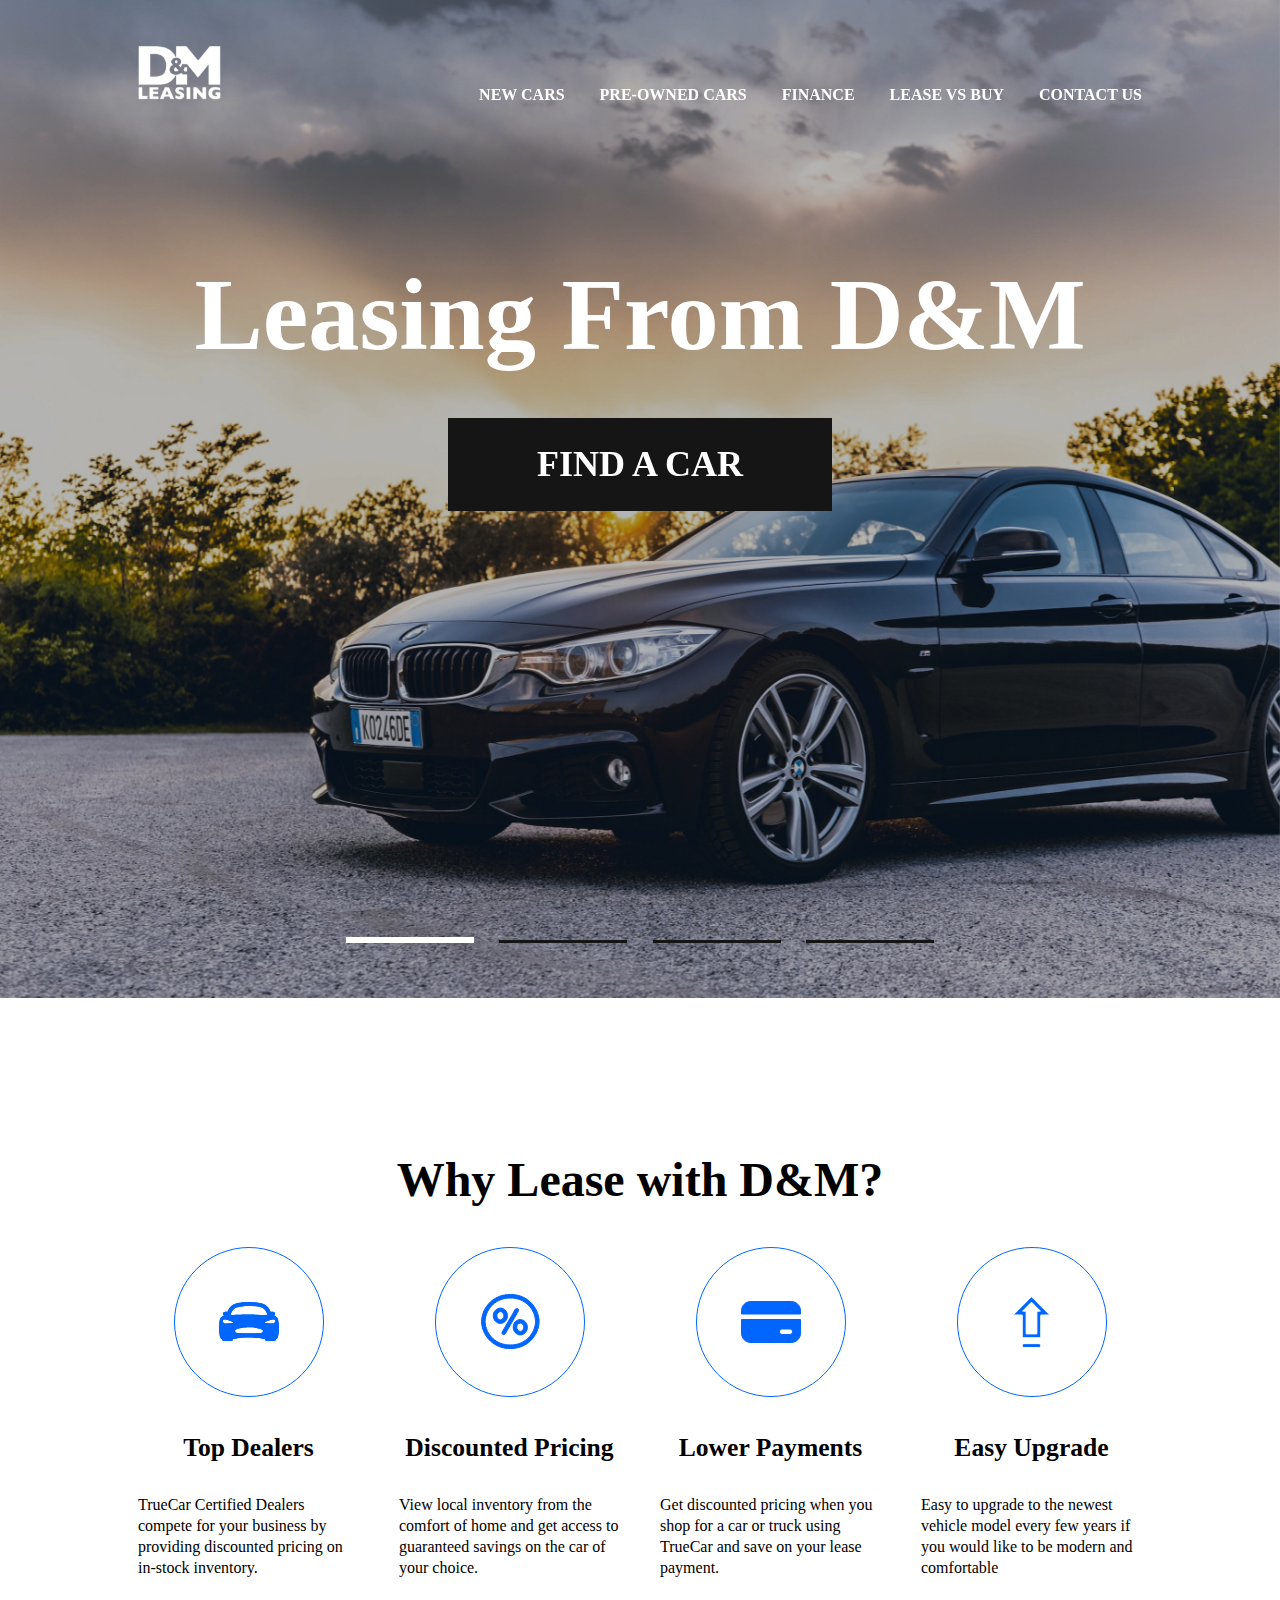
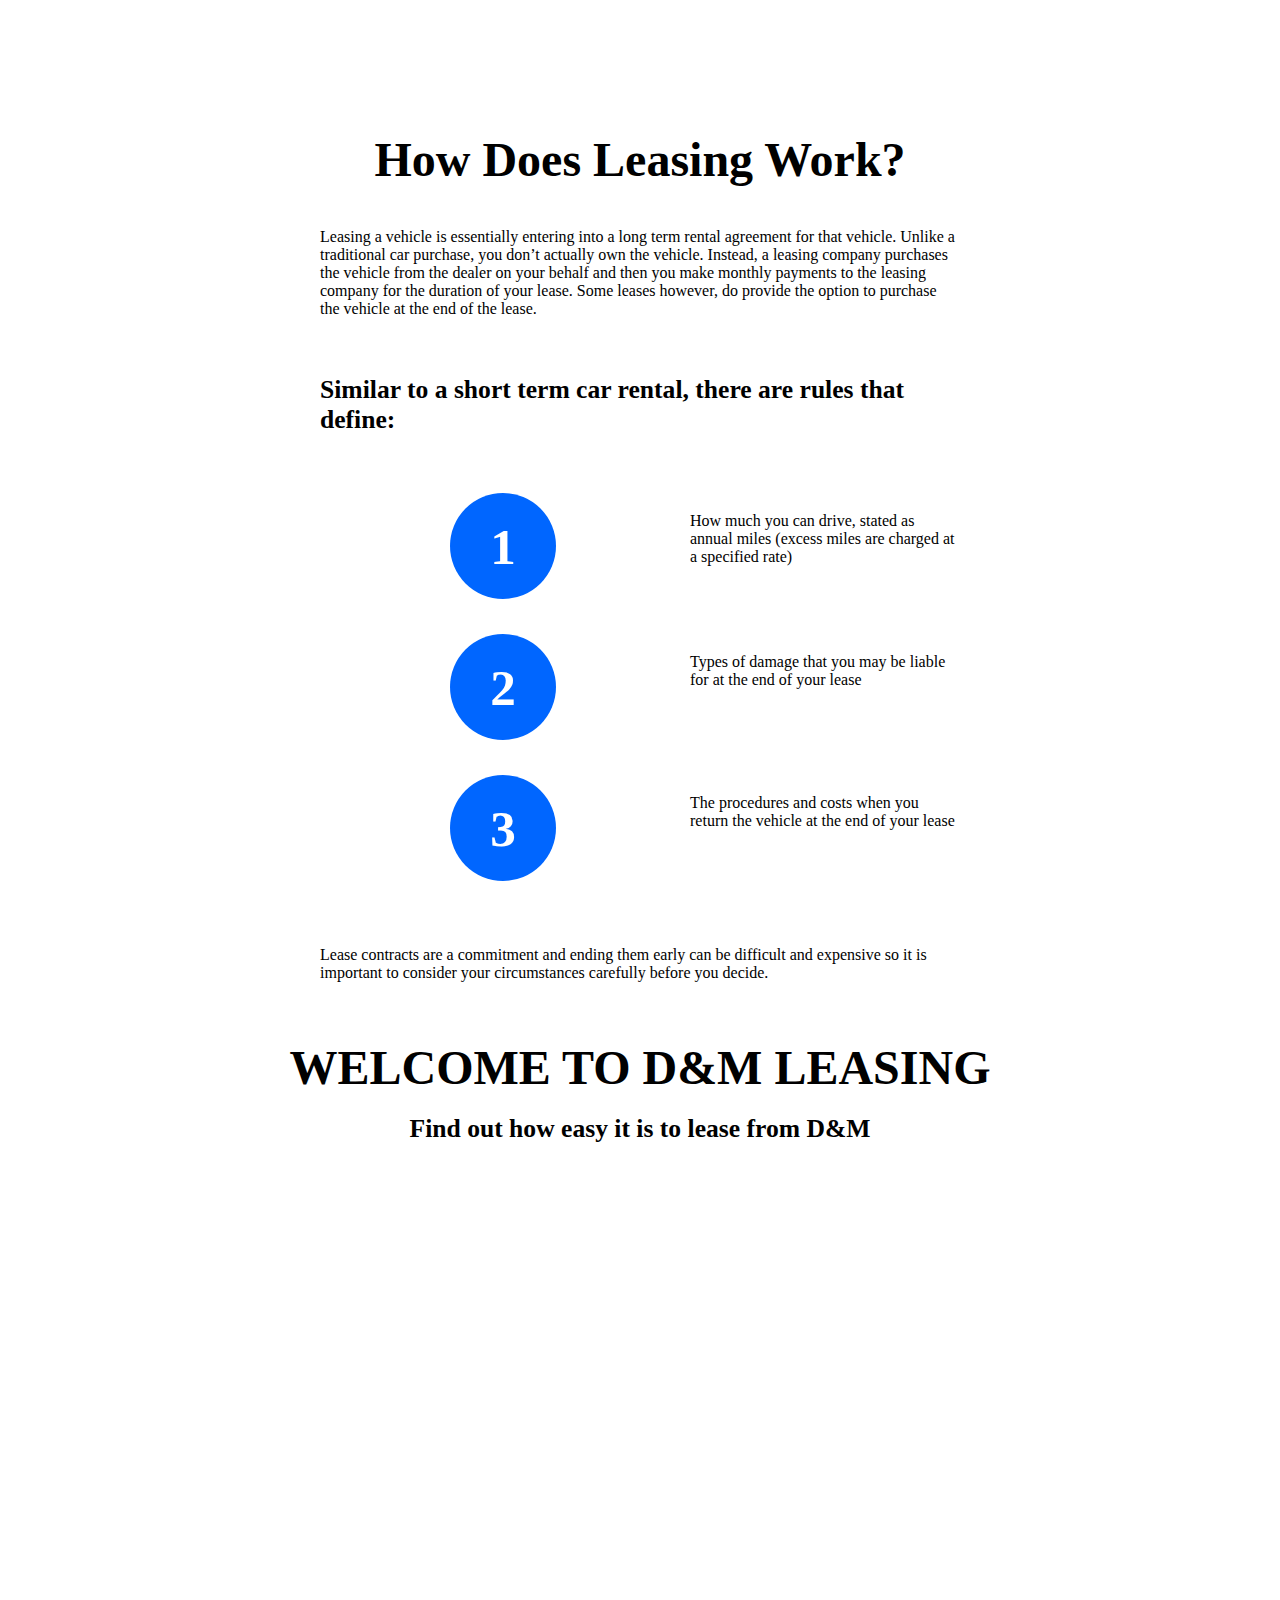
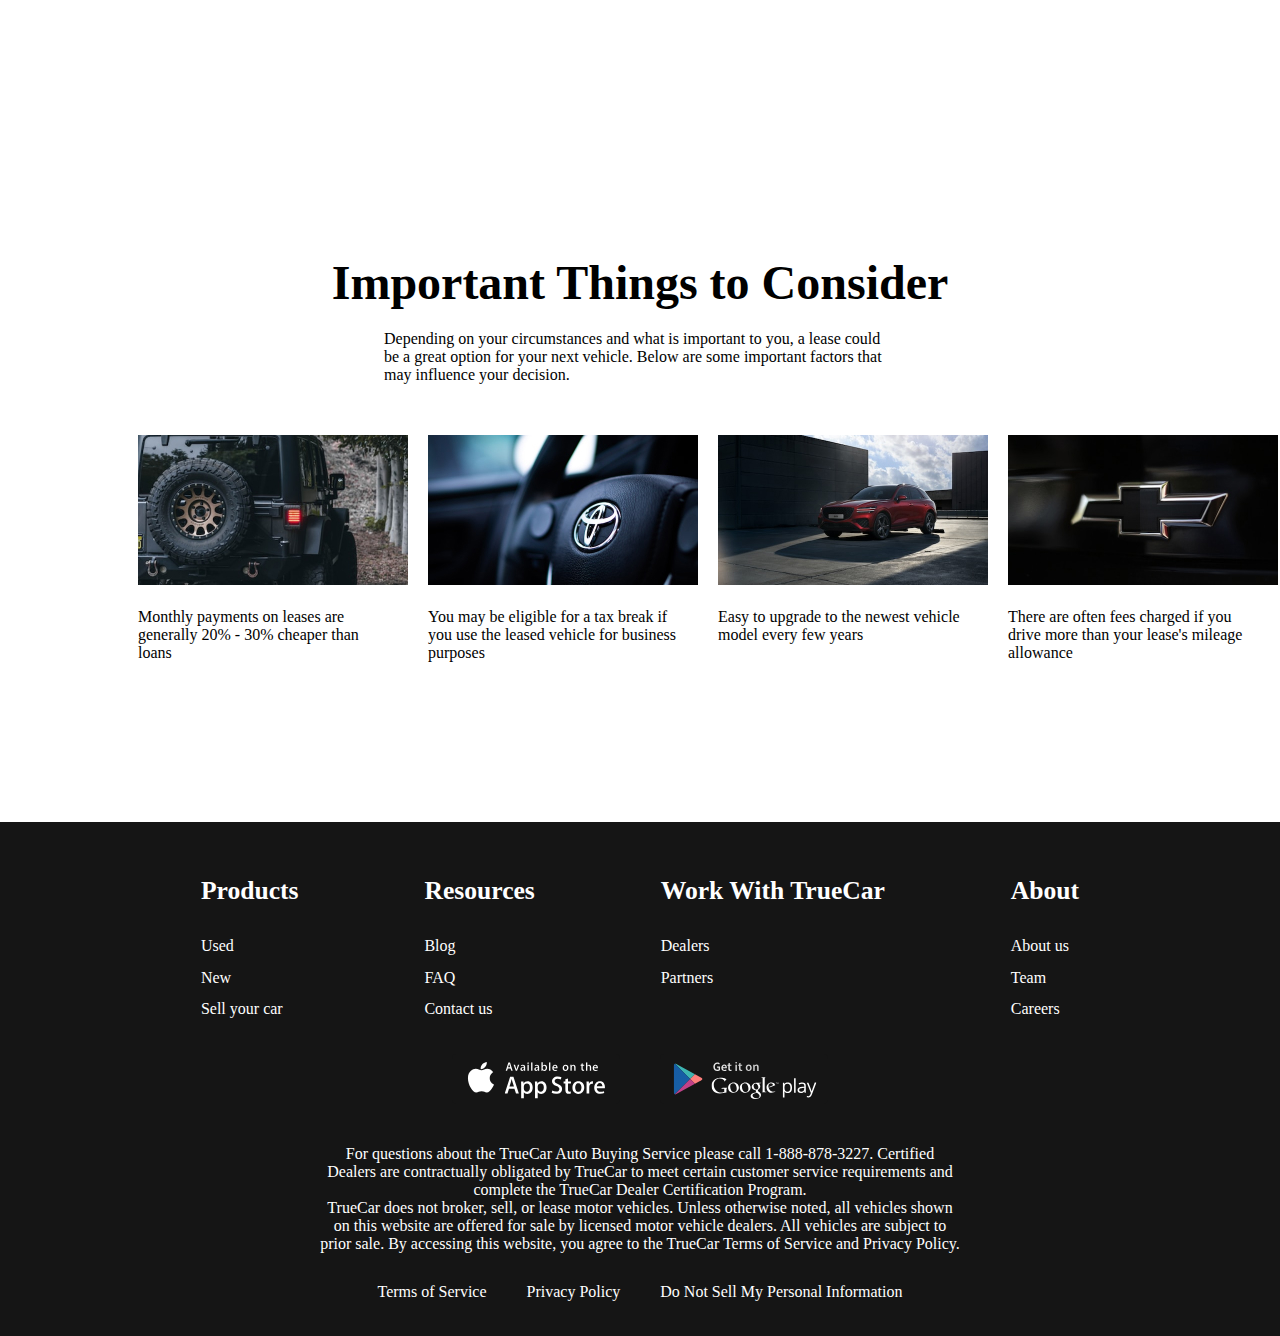
<file: index.html>
<!DOCTYPE html>
<html lang="en">
<head>
    <meta charset="UTF-8">
    <meta http-equiv="X-UA-Compatible" content="IE=edge">
    <meta name="viewport" content="width=device-width, initial-scale=1.0">
    <title>Cars</title>
    <link rel="preconnect" href="https://fonts.googleapis.com">
    <link rel="preconnect" href="https://fonts.gstatic.com" crossorigin>
    <link href="https://fonts.googleapis.com/css2?family=Inter:wght@400;700&family=Roboto&display=swap" rel="stylesheet">
    <link rel="stylesheet" href="https://cdn.jsdelivr.net/npm/swiper@9/swiper-bundle.min.css"/>
    <link rel="stylesheet" href="css/style1.css">
    <link rel="stylesheet" href="css/style2.css">
    
</head>
<body>
    <div class="wrapper">
        <header class="header header-main">
            <div class="container">
                <div class="header__inner">
                    <a href="#" class="logo">
                        <img src="images/logo.svg" alt="" class="logo__img">
                    </a>
                    <nav class="menu">
                        <ul class="menu__list">
                          <li class="menu_list-item"><a href="cars.html" class="menu__list-link">NEW CARS</a></li>
                          <li class="menu_list-item"><a href="#" class="menu__list-link">PRE-OWNED CARS</a></li>
                          <li class="menu_list-item"><a href="#" class="menu__list-link">FINANCE</a></li>
                          <li class="menu_list-item"><a href="#" class="menu__list-link">LEASE VS BUY</a></li>
                          <li class="menu_list-item"><a href="#" class="menu__list-link">CONTACT US</a></li>
                        </ul>
                    </nav>
                </div>
            </div>
        </header>
        <main class="main">
            <section class="top">
                <div class="container">
                    <h1 class="title">
                        Leasing From D&M 
                    </h1>
                    <a href="cars.html" class="top__link">
                        FIND A CAR
                    </a>
                </div>
            </section>
            <div class="slider">
                <div class="swiper">
                    <div class="swiper-wrapper">
                        <div class="swiper-slide" style="background-image: url(images/slide-1.jpg);"></div>
                        <div class="swiper-slide" style="background-image: url(images/slide-2.jpg);"></div>
                        <div class="swiper-slide" style="background-image: url(images/slide-1.jpg);"></div>
                        <div class="swiper-slide" style="background-image: url(images/slide-2.jpg);"></div>
                        
                    </div>
                    <div class="swiper-pagination"></div>   
                </div>
            </div>
            <section class="why-lease">
                <div class="container">
                    <h2 class="section-title">
                        Why Lease with D&M?
                    </h2>
                    <ul class="why-lease__list">
                        <li class="why-lease__item">
                            <img src="images/why-lease-1.svg" alt="" class="why-lease__item-img">
                            <h3 class="why-lease__item-title">Top Dealers</h3>
                            <p class="why-lease__item-text">
                                TrueCar Certified Dealers compete for your business by providing discounted pricing on in-stock inventory.
                            </p>
                        </li>
                        <li class="why-lease__item">
                            <img src="images/why-lease-2.svg" alt="" class="why-lease__item-img">
                            <h3 class="why-lease__item-title">Discounted Pricing</h3>
                            <p class="why-lease__item-text">
                                View local inventory from the comfort of home and get access to guaranteed savings on the car of your choice.
                            </p>
                        </li>
                        <li class="why-lease__item">
                            <img src="images/why-lease-3.svg" alt="" class="why-lease__item-img">
                            <h3 class="why-lease__item-title">Lower Payments</h3>
                            <p class="why-lease__item-text">
                                Get discounted pricing when you shop for a car or truck using TrueCar and save on your lease payment.
                            </p>
                        </li>
                        <li class="why-lease__item">
                            <img src="images/why-lease-4.svg" alt="" class="why-lease__item-img">
                            <h3 class="why-lease__item-title">Easy Upgrade</h3>
                            <p class="why-lease__item-text">
                                Easy to upgrade to the newest vehicle model every few years if you would like to be modern and comfortable
                            </p>
                        </li>
                    </ul>
                </div>
            </section>
            <section class="how-does">
                <div class="container">
                    <div class="how-does__inner">
                        <h2 class="section-title">How Does Leasing Work?</h2>
                        <p class="how-does__text">
                            Leasing a vehicle is essentially entering into a long term rental agreement for that vehicle. Unlike a traditional car purchase, you don’t actually own the vehicle. Instead, a leasing company purchases the vehicle from the dealer on your behalf and then you make monthly payments to the leasing company for the duration of your lease. Some leases however, do provide the option to purchase the vehicle at the end of the lease.
                        </p>
                        <h4 class="how__does-title">
                            Similar to a short term car rental, there are rules that define:
                        </h4>
                        <ol class="how__does-list">
                            <li class="how__does-item">
                                How much you can drive, stated as annual miles (excess miles are charged at a specified rate)
                            </li>
                            <li class="how__does-item">
                                Types of damage that you may be liable for at the end of your lease
                            </li>
                            <li class="how__does-item">
                                The procedures and costs when you return the vehicle at the end of your lease
                            </li>
                        </ol>
                        <p class="how-does__text">
                            Lease contracts are a commitment and ending them early can be difficult and expensive so it is important to consider your circumstances carefully before you decide.
                        </p>
                    </div>
                </div>
            </section>
            <section class="video">
                <div class="container">
                    <h2 class="section-title video__title">
                        WELCOME TO D&M LEASING 
                    </h2>
                    <p class="video__text">
                        Find out how easy it is to lease from D&M
                    </p>
                    <iframe class="video__content" width="1000" height="500" src="https://www.youtube.com/embed/j6obiL6gwq4?controls=0" title="YouTube video player" frameborder="0" allow="accelerometer; autoplay; clipboard-write; encrypted-media; gyroscope; picture-in-picture; web-share" allowfullscreen></iframe>
                </div>
            </section>
            <section class="important">
                <div class="container">
                    <h2 class="section-title important__title">
                        Important Things to Consider
                    </h2>
                    <p class="important__text">
                        Depending on your circumstances and what is important to you, a lease could be a great option for your next vehicle. Below are some important factors that may influence your decision.
                    </p>
                    <ul class="important__list">
                        <li class="important__item">
                            <img src="images/imp-1.jpg" alt="" class="important__item-img">
                            <p class="important__item-text">
                                Monthly payments on leases are generally 20% - 30% cheaper than loans
                            </p>
                        </li>
                        <li class="important__item">
                            <img src="images/imp-2.jpg" alt="" class="important__item-img">
                            <p class="important__item-text">
                                You may be eligible for a tax break if you use the leased vehicle for business purposes
                            </p>
                        </li>
                        <li class="important__item">
                            <img src="images/imp-3.jpg" alt="" class="important__item-img">
                            <p class="important__item-text">
                                Easy to upgrade to the newest vehicle model every few years
                            </p>
                        </li>
                        <li class="important__item">
                            <img src="images/imp-4.jpg" alt="" class="important__item-img">
                            <p class="important__item-text">
                                There are often fees charged if you drive more than your lease's mileage allowance
                            </p>
                        </li>
                    </ul>
                </div>
            </section>
        </main>
        <footer class="footer">
            <div class="container">
                <nav class="footer__menu">
                    <ul class="footer__menu-list">
                        <li class="footer__menu-item"><p class="footer__menu-title">Products</p></li>
                        <li class="footer__menu-item"><a href="#" class="footer__menu-link">Used</a></li>
                        <li class="footer__menu-item"><a href="#" class="footer__menu-link">New</a></li>
                        <li class="footer__menu-item"><a href="#" class="footer__menu-link">Sell your car</a></li>
                    </ul>
                    <ul class="footer__menu-list">
                        <li class="footer__menu-item"><p class="footer__menu-title">Resources</p></li>
                        <li class="footer__menu-item"><a href="#" class="footer__menu-link">Blog</a></li>
                        <li class="footer__menu-item"><a href="#" class="footer__menu-link">FAQ</a></li>
                        <li class="footer__menu-item"><a href="#" class="footer__menu-link">Contact us</a></li>
                    </ul>
                    <ul class="footer__menu-list">
                        <li class="footer__menu-item"><p class="footer__menu-title">Work With TrueCar</p></li>
                        <li class="footer__menu-item"><a href="#" class="footer__menu-link">Dealers</a></li>
                        <li class="footer__menu-item"><a href="#" class="footer__menu-link">Partners</a></li>
                    </ul>
                    <ul class="footer__menu-list">
                        <li class="footer__menu-item"><p class="footer__menu-title">About</p></li>
                        <li class="footer__menu-item"><a href="#" class="footer__menu-link">About us</a></li>
                        <li class="footer__menu-item"><a href="#" class="footer__menu-link">Team</a></li>
                        <li class="footer__menu-item"><a href="#" class="footer__menu-link">Careers</a></li>
                    </ul>
                </nav>
                <ul class="app">
                    <li class="app__item">
                        <a href="#" class="app_item-link">
                            <img class="app__item-img" src="images/appstore.svg" alt="">
                        </a>
                    </li>
                    <li class="app__item">
                        <a href="#" class="app_item-link">
                            <img class="app__item-img" src="images/googleplay.svg" alt="">
                        </a>
                    </li>
                </ul>
                <div class="footer__copy">
                    <p class="footer__copy-text">For questions about the TrueCar Auto Buying Service please call 1-888-878-3227.
                        Certified Dealers are contractually obligated by TrueCar to meet certain customer service requirements and complete the TrueCar Dealer Certification Program.</p>
                    <p class="footer__copy-text">TrueCar does not broker, sell, or lease motor vehicles. Unless otherwise noted, all vehicles shown on this website are offered for sale by licensed motor vehicle dealers. All vehicles are subject to prior sale. By accessing this website, you agree to the TrueCar Terms of Service and Privacy Policy.</p>
                </div>
                <nav class="copy__nav">
                    <ul class="copy__nav-list">
                        <li class="copy__nav-item"><a href="#" class="copy__nav-link">Terms of Service</a></li>
                        <li class="copy__nav-item"><a href="#" class="copy__nav-link">Privacy Policy</a></li>
                        <li class="copy__nav-item"><a href="#" class="copy__nav-link">Do Not Sell My Personal Information</a></li>
                    </ul>
                </nav>

            </div>
        </footer>
    </div>

    <script src="https://cdn.jsdelivr.net/npm/swiper@9/swiper-bundle.min.js"></script>
    <script src="js/main.js"></script>
</body>
</html>
</file>
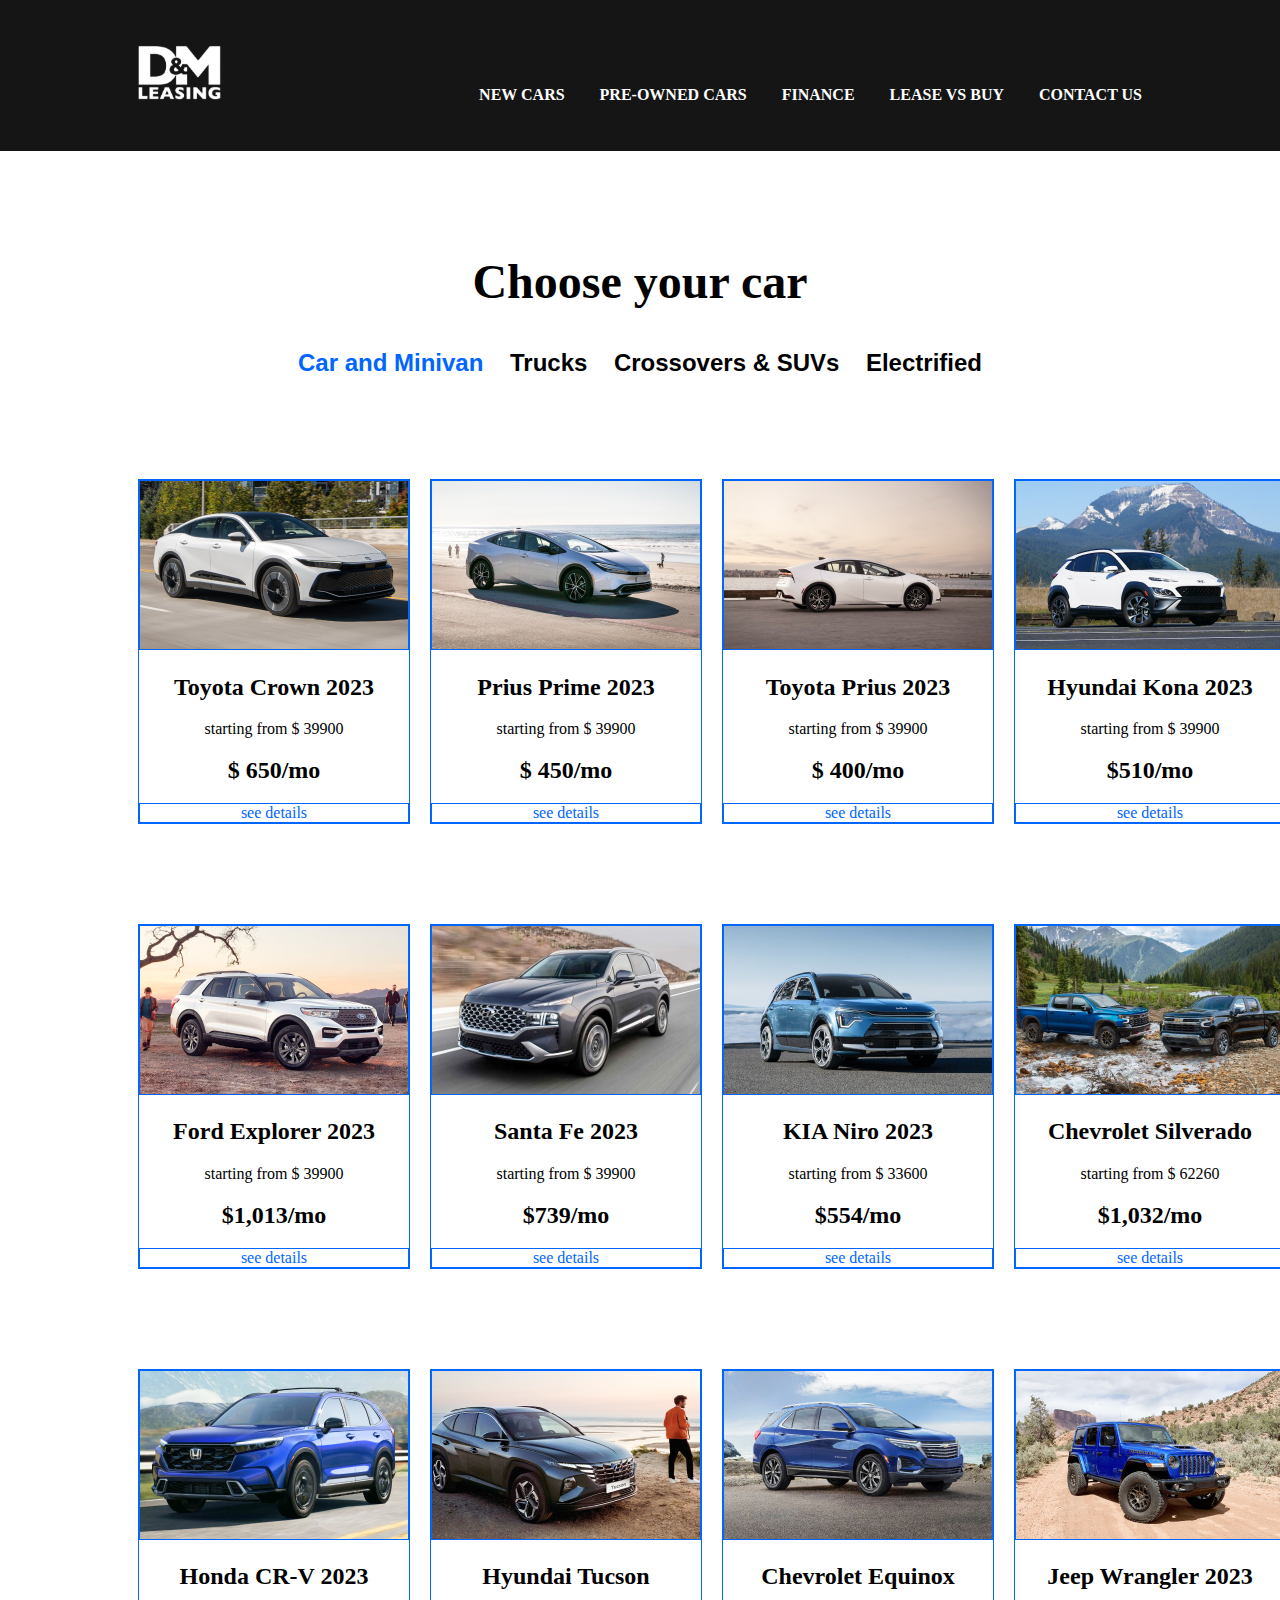
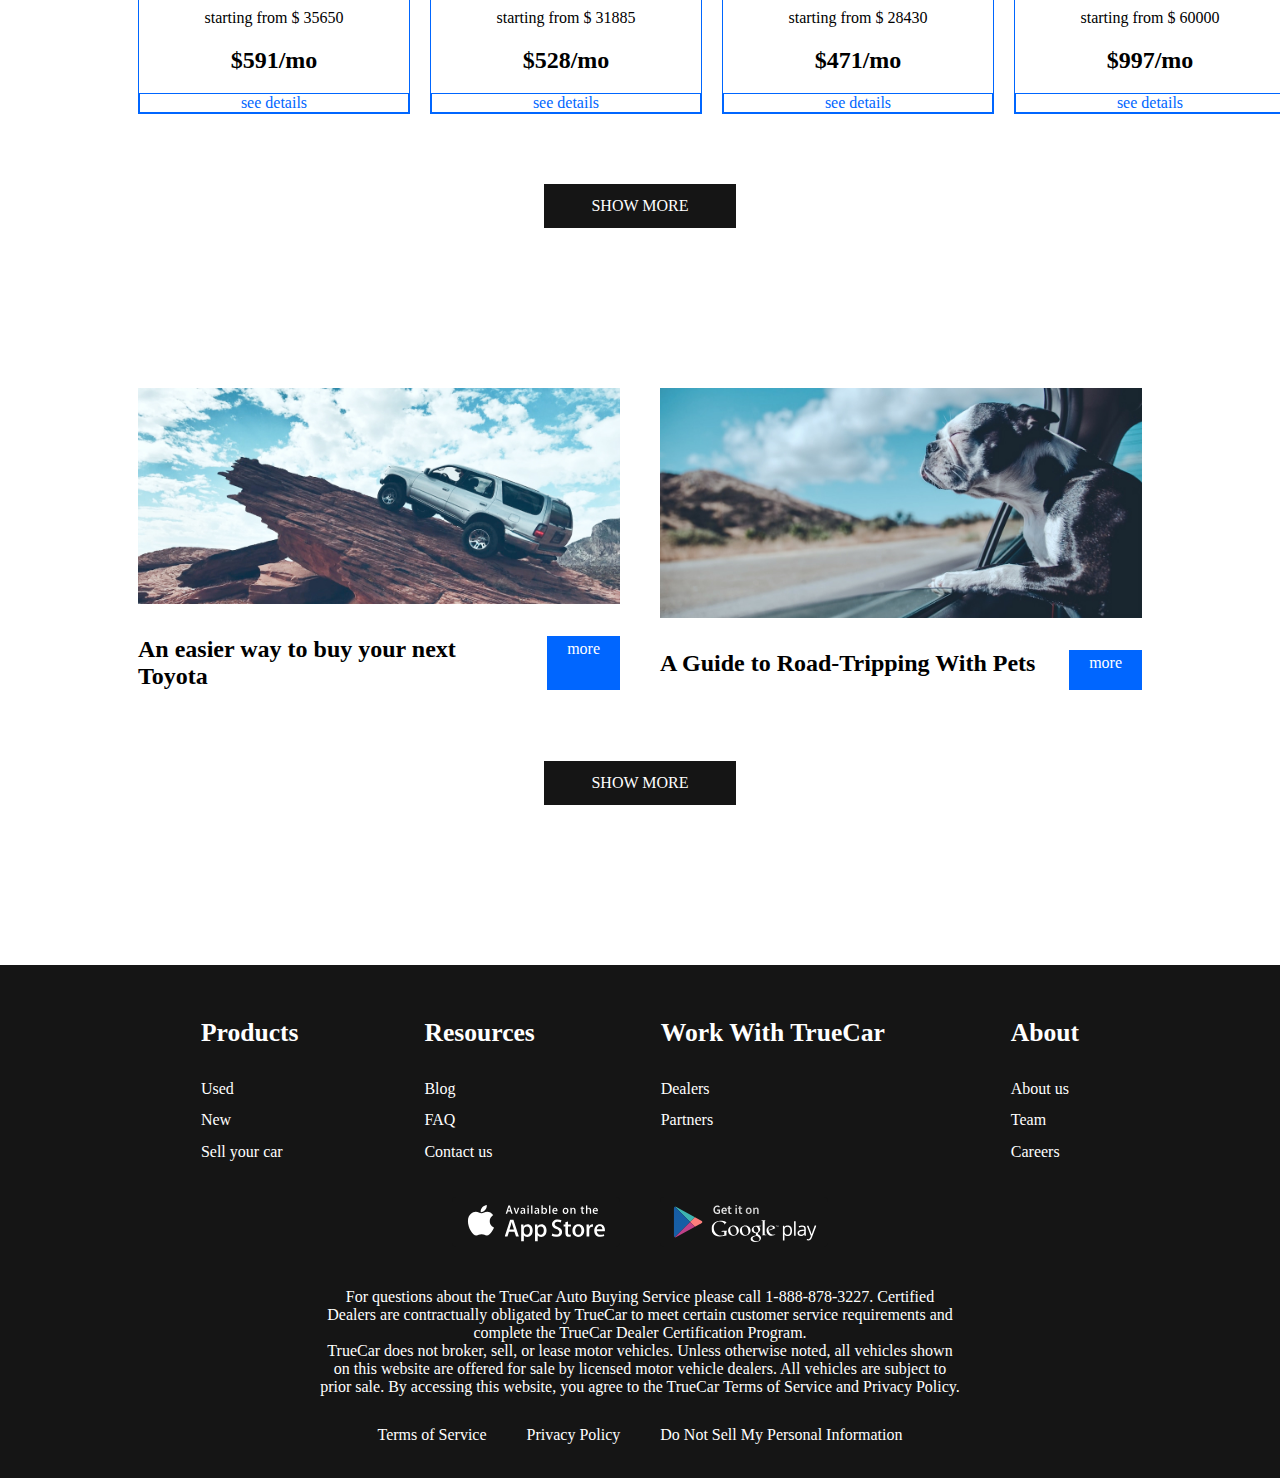
<file: cars.html>
<!DOCTYPE html>
<html lang="en">
<head>
    <meta charset="UTF-8">
    <meta http-equiv="X-UA-Compatible" content="IE=edge">
    <meta name="viewport" content="width=device-width, initial-scale=1.0">
    <title>Cars</title>
    <link rel="preconnect" href="https://fonts.googleapis.com">
    <link rel="preconnect" href="https://fonts.gstatic.com" crossorigin>
    <link href="https://fonts.googleapis.com/css2?family=Inter:wght@400;700&family=Roboto&display=swap" rel="stylesheet">
    <link rel="stylesheet" href="css/style1.css">
    <link rel="stylesheet" href="css/style3.css">
    
</head>
<body>
    <div class="wrapper">
        <header class="header">
            <div class="container">
                <div class="header__inner">
                    <a href="index.html" class="logo">
                        <img src="images/logo.svg" alt="" class="logo__img">
                    </a>
                    <nav class="menu">
                        <ul class="menu__list">
                          <li class="menu_list-item"><a href="#" class="menu__list-link">NEW CARS</a></li>
                          <li class="menu_list-item"><a href="#" class="menu__list-link">PRE-OWNED CARS</a></li>
                          <li class="menu_list-item"><a href="#" class="menu__list-link">FINANCE</a></li>
                          <li class="menu_list-item"><a href="#" class="menu__list-link">LEASE VS BUY</a></li>
                          <li class="menu_list-item"><a href="#" class="menu__list-link">CONTACT US</a></li>
                        </ul>
                    </nav>
                </div>
            </div>
        </header>
        <main class="main">
            <section class="choose">
              <div class="container">
                <h2 class="section-title">
                    Choose your car
                </h2>
                <div class="tabs">
                    <div class="tabs__btn">
                        <button class="tabs__btn-item tabs__btn-item--active">Car and Minivan</button>
                        <button class="tabs__btn-item">Trucks</button>
                        <button class="tabs__btn-item">Crossovers & SUVs</button>
                        <button class="tabs__btn-item">Electrified</button>
                    </div>
                    <div class="tabs__content">
                        <div class="tabs__content-item">
                            <div class="card">
                                <img src="images/card-1.jpg" alt="" class="card__img">
                                <h4 class="card__title">Toyota Crown 2023</h4>
                                <p class="card__text">starting from $ 39900</p>
                                <p class="card__price">$ 650/mo</p>
                                <a href="#" class="card__link">see details</a>
                            </div>
                            <div class="card">
                                <img src="images/card-2.jpg" alt="" class="card__img">
                                <h4 class="card__title">Prius Prime 2023</h4>
                                <p class="card__text">starting from $ 39900</p>
                                <p class="card__price"> $ 450/mo</p>
                                <a href="#" class="card__link">see details</a>
                            </div>
                            <div class="card">
                                <img src="images/card-3.jpg" alt="" class="card__img">
                                <h4 class="card__title">Toyota Prius 2023</h4>
                                <p class="card__text">starting from $ 39900</p>
                                <p class="card__price"> $ 400/mo</p>
                                <a href="#" class="card__link">see details</a>
                            </div>
                            <div class="card">
                                <img src="images/card-4.jpg" alt="" class="card__img">
                                <h4 class="card__title">Hyundai Kona 2023</h4>
                                <p class="card__text">starting from $ 39900</p>
                                <p class="card__price">$510/mo</p>
                                <a href="#" class="card__link">see details</a>
                            </div>
                            <div class="card">
                                <img src="images/card-5.jpg" alt="" class="card__img">
                                <h4 class="card__title">Ford Explorer 2023</h4>
                                <p class="card__text">starting from $ 39900</p>
                                <p class="card__price">$1,013/mo</p>
                                <a href="#" class="card__link">see details</a>
                            </div>
                            <div class="card">
                                <img src="images/card-6.jpg" alt="" class="card__img">
                                <h4 class="card__title">Santa  Fe 2023</h4>
                                <p class="card__text">starting from $ 39900</p>
                                <p class="card__price">$739/mo</p>
                                <a href="#" class="card__link">see details</a>
                            </div>
                            <div class="card">
                                <img src="images/card-7.jpg" alt="" class="card__img">
                                <h4 class="card__title">KIA Niro 2023</h4>
                                <p class="card__text">starting from $ 33600</p>
                                <p class="card__price">$554/mo</p>
                                <a href="#" class="card__link">see details</a>
                            </div>
                            <div class="card">
                                <img src="images/card-8.jpg" alt="" class="card__img">
                                <h4 class="card__title">Chevrolet Silverado</h4>
                                <p class="card__text">starting from $ 62260</p>
                                <p class="card__price">$1,032/mo</p>
                                <a href="#" class="card__link">see details</a>
                            </div>
                            <div class="card">
                                <img src="images/card-9.jpg" alt="" class="card__img">
                                <h4 class="card__title">Honda CR-V 2023</h4>
                                <p class="card__text">starting from $ 35650</p>
                                <p class="card__price">$591/mo</p>
                                <a href="#" class="card__link">see details</a>
                            </div>
                            <div class="card">
                                <img src="images/card-10.jpg" alt="" class="card__img">
                                <h4 class="card__title">Hyundai Tucson</h4>
                                <p class="card__text">starting from $ 31885</p>
                                <p class="card__price">$528/mo</p>
                                <a href="#" class="card__link">see details</a>
                            </div>
                            <div class="card">
                                <img src="images/card-11.jpg" alt="" class="card__img">
                                <h4 class="card__title">Chevrolet Equinox </h4>
                                <p class="card__text">starting from $ 28430</p>
                                <p class="card__price">$471/mo</p>
                                <a href="#" class="card__link">see details</a>
                            </div>
                            <div class="card">
                                <img src="images/card-12.jpg" alt="" class="card__img">
                                <h4 class="card__title">Jeep Wrangler 2023</h4>
                                <p class="card__text">starting from $ 60000</p>
                                <p class="card__price">$997/mo</p>
                                <a href="#" class="card__link">see details</a>
                            </div>
                        </div>
                        <div class="tabs__content-item"></div>
                        <div class="tabs__content-item"></div>
                        <div class="tabs__content-item"></div>
                    </div>
                </div>
                <a href="#" class="showmore__link">SHOW MORE</a>
              </div>
            </section>


            <section class="blog">
                <div class="container">
                    <div class="blog__items">
                        <div class="blog__item">
                            <img src="images/blog-1.jpg" alt="" class="blog__item-img">
                            <h4 class="blog__item-title">An easier way to buy your next Toyota</h4>
                            <a href="#" class="blog__item-link">more</a>
                        </div>
                        <div class="blog__item">
                            <img src="images/blog-2.jpg" alt="" class="blog__item-img">
                            <h4 class="blog__item-title">A Guide to Road-Tripping With Pets</h4>
                            <a href="#" class="blog__item-link">more</a>
                        </div>
                        
                    </div>
                    <a href="#" class="showmore__link">SHOW MORE</a>
                </div>
            </section>
        </main>
        <footer class="footer">
            <div class="container">
                <nav class="footer__menu">
                    <ul class="footer__menu-list">
                        <li class="footer__menu-item"><p class="footer__menu-title">Products</p></li>
                        <li class="footer__menu-item"><a href="#" class="footer__menu-link">Used</a></li>
                        <li class="footer__menu-item"><a href="#" class="footer__menu-link">New</a></li>
                        <li class="footer__menu-item"><a href="#" class="footer__menu-link">Sell your car</a></li>
                    </ul>
                    <ul class="footer__menu-list">
                        <li class="footer__menu-item"><p class="footer__menu-title">Resources</p></li>
                        <li class="footer__menu-item"><a href="#" class="footer__menu-link">Blog</a></li>
                        <li class="footer__menu-item"><a href="#" class="footer__menu-link">FAQ</a></li>
                        <li class="footer__menu-item"><a href="#" class="footer__menu-link">Contact us</a></li>
                    </ul>
                    <ul class="footer__menu-list">
                        <li class="footer__menu-item"><p class="footer__menu-title">Work With TrueCar</p></li>
                        <li class="footer__menu-item"><a href="#" class="footer__menu-link">Dealers</a></li>
                        <li class="footer__menu-item"><a href="#" class="footer__menu-link">Partners</a></li>
                    </ul>
                    <ul class="footer__menu-list">
                        <li class="footer__menu-item"><p class="footer__menu-title">About</p></li>
                        <li class="footer__menu-item"><a href="#" class="footer__menu-link">About us</a></li>
                        <li class="footer__menu-item"><a href="#" class="footer__menu-link">Team</a></li>
                        <li class="footer__menu-item"><a href="#" class="footer__menu-link">Careers</a></li>
                    </ul>
                </nav>
                <ul class="app">
                    <li class="app__item">
                        <a href="#" class="app_item-link">
                            <img class="app__item-img" src="images/appstore.svg" alt="">
                        </a>
                    </li>
                    <li class="app__item">
                        <a href="#" class="app_item-link">
                            <img class="app__item-img" src="images/googleplay.svg" alt="">
                        </a>
                    </li>
                </ul>
                <div class="footer__copy">
                    <p class="footer__copy-text">For questions about the TrueCar Auto Buying Service please call 1-888-878-3227.
                        Certified Dealers are contractually obligated by TrueCar to meet certain customer service requirements and complete the TrueCar Dealer Certification Program.</p>
                    <p class="footer__copy-text">TrueCar does not broker, sell, or lease motor vehicles. Unless otherwise noted, all vehicles shown on this website are offered for sale by licensed motor vehicle dealers. All vehicles are subject to prior sale. By accessing this website, you agree to the TrueCar Terms of Service and Privacy Policy.</p>
                </div>
                <nav class="copy__nav">
                    <ul class="copy__nav-list">
                        <li class="copy__nav-item"><a href="#" class="copy__nav-link">Terms of Service</a></li>
                        <li class="copy__nav-item"><a href="#" class="copy__nav-link">Privacy Policy</a></li>
                        <li class="copy__nav-item"><a href="#" class="copy__nav-link">Do Not Sell My Personal Information</a></li>
                    </ul>
                </nav>

            </div>
        </footer>
    </div>
</body>
</html>
</file>
<file: css/style1.css>
html{
    box-sizing: border-box;
}
*,*::after, *::before{
box-sizing: inherit;
margin: 0;
padding: 0;
}
html,
body{
    width: 100%;
    height: 100%;
}
ul{
    list-style-type: none;
}
a{
    text-decoration: none;
    color: inherit;
}

.section-title{
    margin-bottom: 4.5vh;
    font-size: 3rem;
    font-weight: 700;
    text-align: center;
}
.wrapper{
    
    min-height: 100%;
    display: flex;
    flex-direction: column;

}
.container{
    max-width: 80%;
    margin: 0 auto;
    padding: 0 10px;

}
.body{
    font-size: 1rem;
    font-weight: 400;
    font-family: 'Inter', sans-serif;
    line-height: 1.3;
}
.header{
    background-color: #151515;
}
.header-main{
   background-color: transparent;
   position: absolute;
   z-index: 5;
   left: 0;
   right: 0;
}
.header__inner{
    padding-top: 3.5vmax;
    padding-bottom: 3.7vmax;
    display: flex;
    justify-content: space-between;
    align-items: flex-end;
}

.menu__list{
    
display: flex;
gap: 35px;
}
.menu__list-link{
    color: #fff;
    text-transform: uppercase;
    font-weight: 700;
}

.footer{
    background-color: #151515;
    padding: 4.2vmax 0 2.7vmax;
    color: #fff;
    
}
.footer__menu{
    display: flex;
    justify-content: space-around;
    margin-bottom: 4vh;
    
}
.footer__menu-list{
    max-width: 20vmax;
}
.footer__menu-title{
font-size: 2vw;
font-weight: 700;
padding-bottom: 2vh;
}
.footer__menu-item + .footer__menu-item{
padding-top: 1.5vh;
}
.app{
    display: flex;
    justify-content: center;
    gap: 40px;
    margin-bottom: 4.1vh;
}

.footer__copy{
    max-width: 50vw;
    margin: 0 auto 30px;
    text-align: center;
}

.copy__nav-list{
    display: flex;
    justify-content: center;
    gap: 40px;
}
</file>
<file: css/style2.css>
.main{
    flex-grow: 1;
}
.top{
    color: #fff;
    text-align: center;
    padding-top: 20vmax;
    padding-bottom: 4.5vmax;
    position: absolute;
    z-index: 2;
    left: 0;
    right: 0;

}
.title{
    padding-bottom: 3.5vw;
    font-size: 8vw;
    font-weight: 700;
}
.top__link{
    background-color: #151515;
    padding: 2vmax;
    max-width: 30vw;
    width: 100%;
    display: inline-block;
    text-transform: uppercase;
    font-size: 2.25rem;
    font-weight: 700;
}

.swiper::after{
    content: '' ;
    background-color: rgba(21, 21, 21, 0.3);
    position: absolute;
    z-index: 1;
    left: 0;
    right: 0;
    top: 0;
    bottom: 0;
}

.swiper-slide{
    background-repeat: no-repeat;
    height: 78vw;
    background-size: cover;
    background-position: center;
    
}


.swiper-pagination-bullet{
    width: 10vw;
    height: 3px;
    background-color: #151515;
    border-radius: 0;
    opacity: 1;
   
}
.swiper-pagination-horizontal.swiper-pagination-bullets .swiper-pagination-bullet{
    margin: 0 1vw;
}
.swiper-pagination-bullets.swiper-pagination-horizontal{
    bottom: 4vmax;
}
.swiper-pagination-bullet-active{
    height: 6px;
    background-color: #fff;
    
}

.why-lease{
    padding: 12vw 0;

}
.why-lease__list{
    display: grid;
    grid-template-columns: repeat(4, 1fr);
    gap: 40px;
    text-align: center;
}
.why-lease__item-img{
    margin-bottom: 2.5vw;

}
.why-lease__item-title{
margin-bottom: 2.5vw;
font-size: 2vw;
font-weight: 700;
}
.why-lease__item-text{
    text-align: left;
    line-height: 130%;
    
}

.how-does{
    padding-bottom: 4.5vw;
}
.how-does__inner{
    max-width: 50vmax;
    margin: 0 auto;
}
.how__does-title{
    font-size: 2vw;
    font-weight: 700;
    padding-top: 4.5vw;
}
.how__does-list{
    padding: 4.5vw 0 5.5vw;
    counter-reset: myCounter;
}
.how__does-item{
    list-style-type: none;
    width: 270px;
    position: relative;
    margin-left: auto;
    box-sizing: content-box;
    padding: 19px 0 19px 240px;
    min-height: 63px;
}
.how__does-item + .how__does-item{
    margin-top: 40px;
}

.how__does-item::before{
counter-increment: myCounter;
content: counter(myCounter);
display: flex;
justify-content: center;
align-items: center;
font-size: 4vw;
font-weight: 700;
background-color: #0066ff;
width: 8.3vw;
height: 8.3vw;
border-radius: 50%;
color: #fff;
position: absolute;
left: 0;
top: 0;
}

.video{
    padding-bottom: 12.5vw;
}
.video__title{
    margin-bottom: 1.5vw;
}
.video__text{
    font-size: 2vw;
    font-weight: 700;
    margin-bottom: 4vw;
    text-align: center;
}
.video__content{
    margin: 0 auto;
    display: block;
}

.important{
    padding-bottom: 12.5vw;

}
.important__title{
    margin-bottom: 1.5vw;
}
.important__text{
    max-width: 40vw;
    margin: 0 auto 4vw;
}
.important__list{
    display: grid;
    grid-template-columns: repeat(4, 1fr);
    gap: 20px;
}
.important__item-img{
    margin-bottom: 1.5vw;
}
.important__item-text{
    width: 20vw;
}
</file>
<file: css/style3.css>
.choose{
    margin-top: 8vw;
}
.tabs__btn{
    padding: 0 12.5vw;
    display: flex;
    justify-content: space-between;
    padding-bottom: 8vw;

}
.tabs__btn-item{
    font-size: 1.5rem;
    font-weight: 700;
    cursor: pointer;
    border: none;
    background-color: transparent;
    padding: 0;

}
.tabs__btn-item--active{
    color: #0066ff;
}
.tabs__content-item{

    display: grid;
    grid-template-columns: repeat(4, 3fr);
    gap: 100px 20px;
}
.card{
    text-align: center;
    border: 1px solid var(--blue, #06F);

}
.card__img{
    margin-bottom: 1.5vw;
}
.card__title{
    font-size: 1.5rem;
    font-weight: 700;
    margin-bottom: 1.5vw;
    padding: 0 0.5vw;
}
.card__text{
    padding: 0 0.5vw;
    margin-bottom: 1.5vw;
}
.card__price{
    padding: 0 0.5vw;
    margin-bottom: 1.5vw;
    font-size: 1.5rem;
    font-weight: 700;
}
.card__link{
    display: block;
    padding: 0 0.5vw;
    color: #0066ff;
    border: 1px solid var(--blue, #06F);
}
.tabs{
    margin-bottom: 5.5vw;
}

.blog{
    margin-bottom: 12.5vw;
    margin-top: 12.5vw;
}
.blog__items{
    margin-bottom: 5.5vw;
    display: grid;
    grid-template-columns: repeat(2, 1fr);
    gap: 40px;
}
.blog__item{
    display: flex;
    justify-content: space-between;
    flex-wrap: wrap;

}
.blog__item-img{
    margin-bottom: 2.5vw;
    width: 100%;
}
.blog__item-title{
    flex-basis: 30vw;
    font-size: 1.5rem;
    font-weight: 700;
}
.blog__item-link{
     color: #fff;
     background-color: #0066ff;
     padding: 4px 20px;
}
.showmore__link{
    display: block;
    text-transform: uppercase;
    background-color: #151515;
    padding: 13px;
    color: #fff;
    width: 15vw;
    margin: 0 auto;
    text-align: center;

}
</file>
